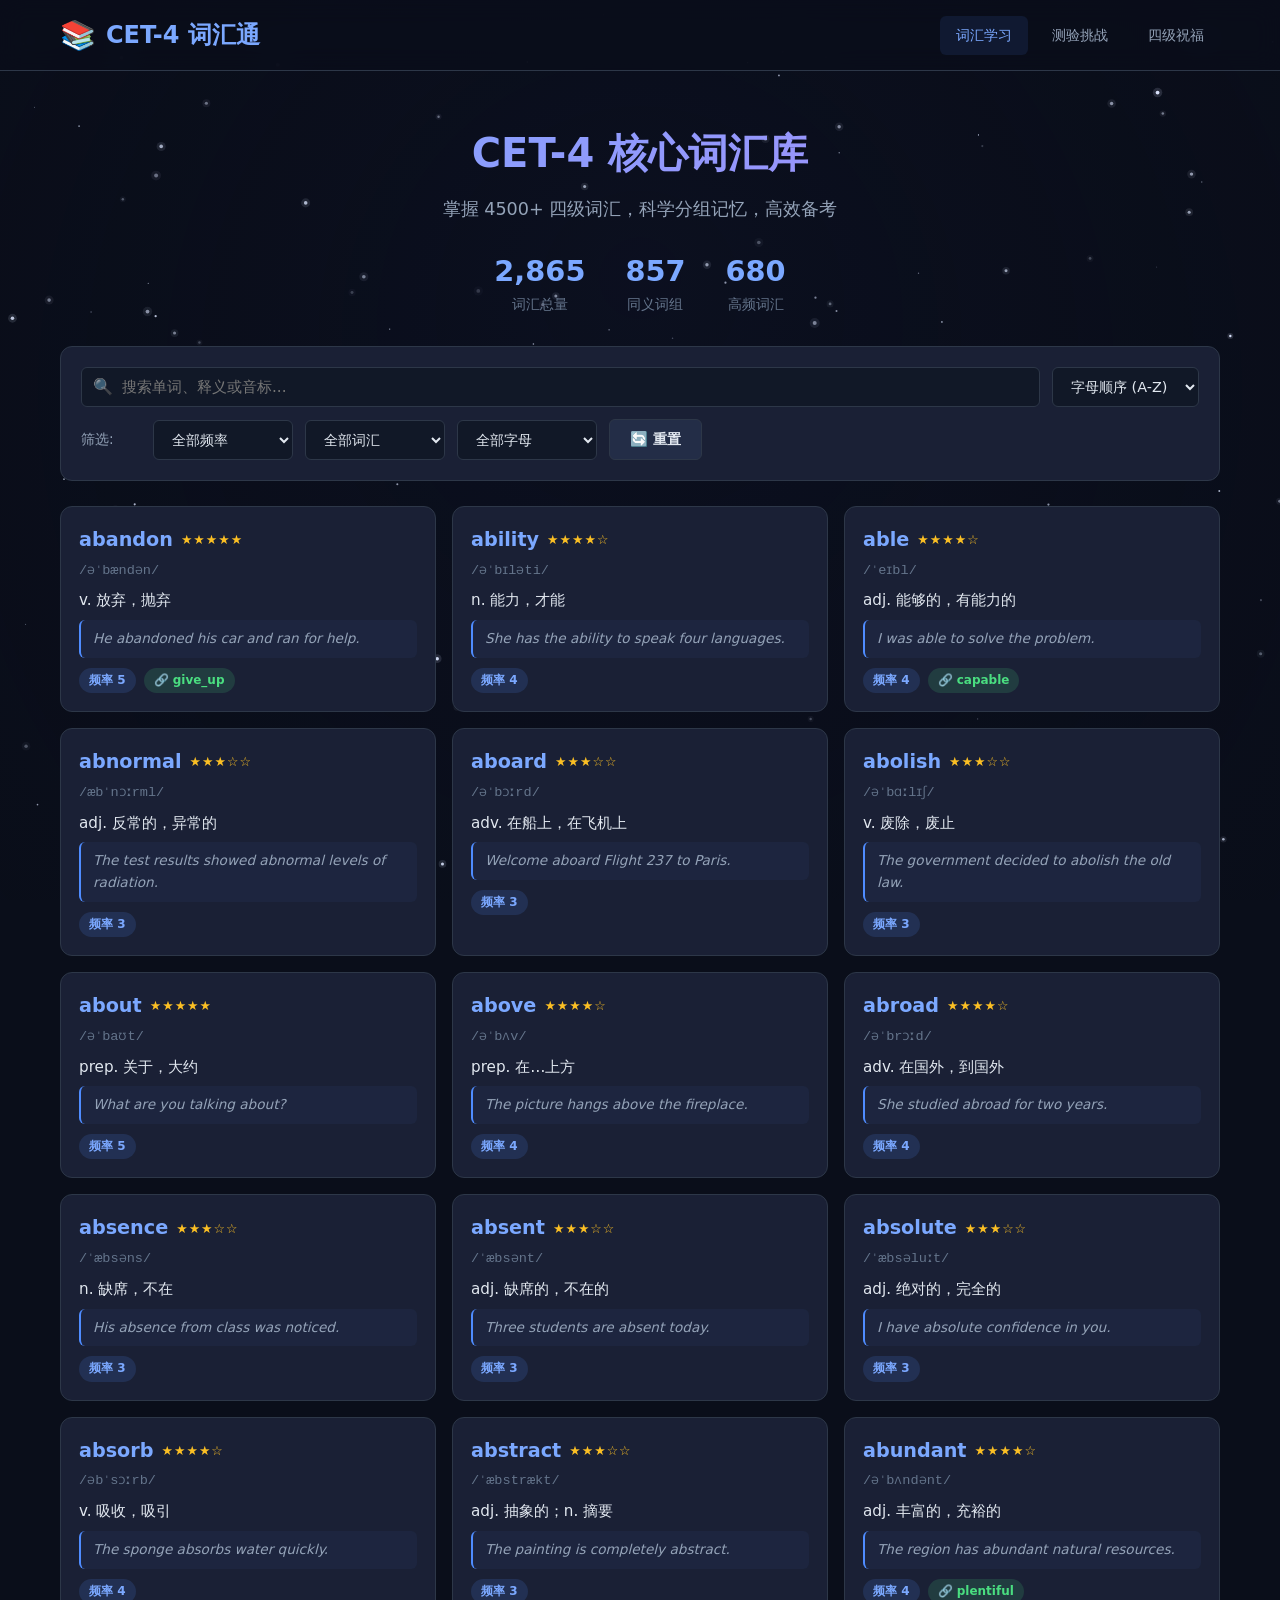
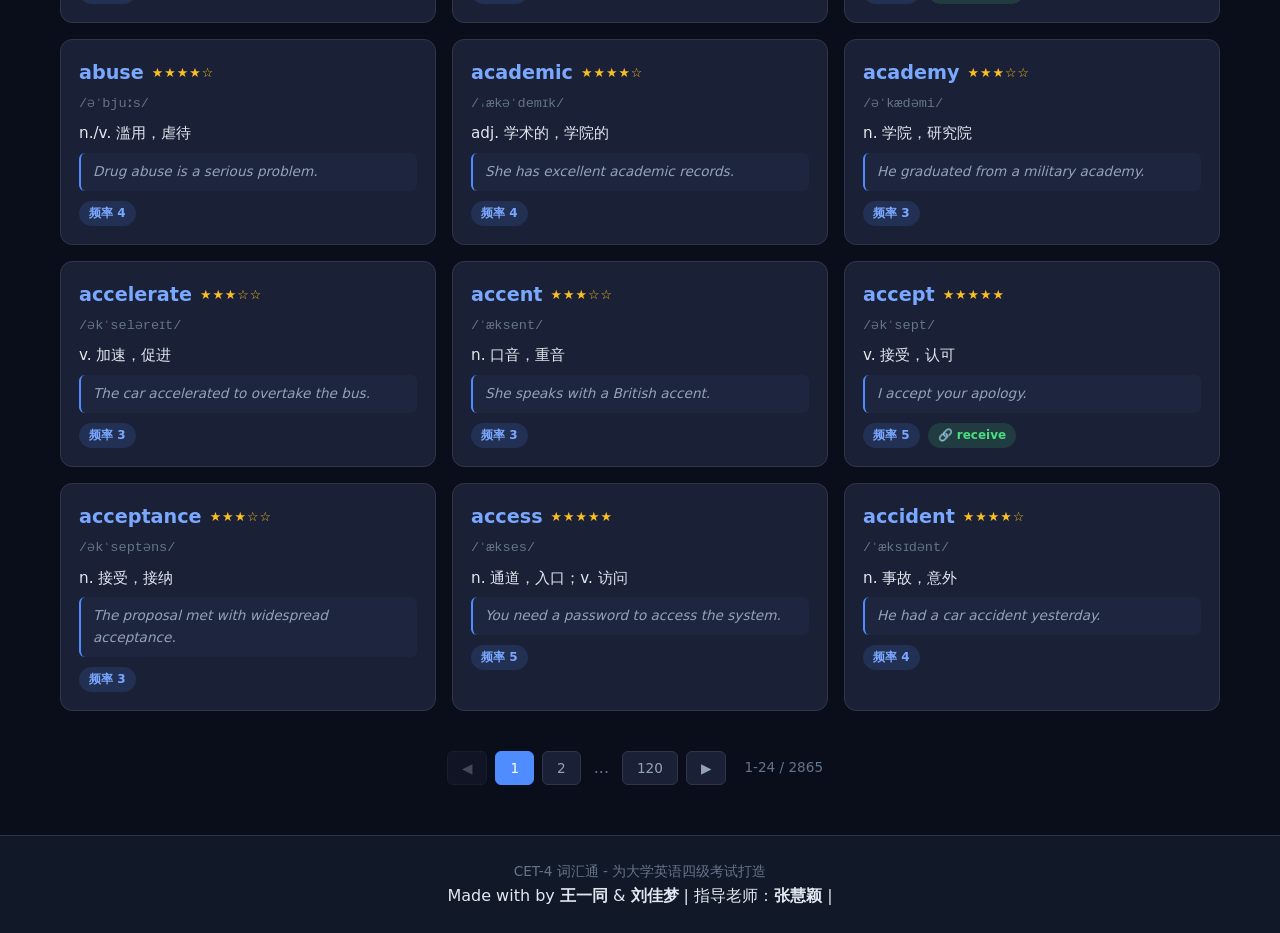
<file: index.html>
<!DOCTYPE html>
<html lang="zh-CN">
<head>
  <meta charset="UTF-8">
  <meta name="viewport" content="width=device-width, initial-scale=1.0">
  <meta name="description" content="CET-4 词汇学习网站 - 4500+ 四级核心词汇，含音标、释义、例句与同义词分组">
  <title>CET-4 词汇通 | 四级词汇学习</title>
  <link rel="stylesheet" href="style.css">
</head>
<body>
  <!-- Canvas Background -->
  <canvas id="canvas-bg"></canvas>

  <!-- Header -->
  <header class="site-header">
    <div class="container">
      <div class="header-content">
        <div class="logo">
          <span class="logo-icon">📚</span>
          <span>CET-4 词汇通</span>
        </div>
        <nav>
          <ul class="nav-links">
            <li><a href="index.html" class="active">词汇学习</a></li>
            <li><a href="quiz.html">测验挑战</a></li>
            <li><a href="blessing.html">四级祝福</a></li>
          </ul>
        </nav>
      </div>
    </div>
  </header>

  <!-- Main Content -->
  <main class="container">
    <!-- Hero Section -->
    <section class="hero">
      <h1>CET-4 核心词汇库</h1>
      <p>掌握 4500+ 四级词汇，科学分组记忆，高效备考</p>
      <div class="stats-bar">
        <div class="stat-item">
          <div class="stat-value" id="stat-total">0</div>
          <div class="stat-label">词汇总量</div>
        </div>
        <div class="stat-item">
          <div class="stat-value" id="stat-syn">0</div>
          <div class="stat-label">同义词组</div>
        </div>
        <div class="stat-item">
          <div class="stat-value" id="stat-freq5">0</div>
          <div class="stat-label">高频词汇</div>
        </div>
      </div>
    </section>

    <!-- Control Panel -->
    <section class="control-panel">
      <div class="control-row">
        <div class="search-box">
          <input type="text" id="search-input" placeholder="搜索单词、释义或音标...">
        </div>
        <select class="filter-select" id="sort-select">
          <option value="alpha-asc">字母顺序 (A-Z)</option>
          <option value="alpha-desc">字母顺序 (Z-A)</option>
          <option value="freq-desc">频率 (高→低)</option>
          <option value="freq-asc">频率 (低→高)</option>
        </select>
      </div>
      <div class="control-row">
        <span class="control-label">筛选:</span>
        <select class="filter-select" id="freq-filter">
          <option value="all">全部频率</option>
          <option value="5">频率 5 (极高)</option>
          <option value="4">频率 4 (高)</option>
          <option value="3">频率 3 (中)</option>
          <option value="2">频率 2 (低)</option>
        </select>
        <select class="filter-select" id="syn-filter">
          <option value="all">全部词汇</option>
          <option value="has-syn">有同义词组</option>
          <option value="no-syn">无同义词组</option>
        </select>
        <select class="filter-select" id="letter-filter">
          <option value="all">全部字母</option>
        </select>
        <button class="btn btn-secondary" id="reset-btn">🔄 重置</button>
      </div>
    </section>

    <!-- Vocab Grid -->
    <section id="vocab-container">
      <div class="spinner" id="loading-spinner"></div>
    </section>

    <!-- Pagination -->
    <section class="pagination" id="pagination"></section>
  </main>

  <!-- Scroll to Top -->
  <button class="scroll-top" id="scroll-top" title="回到顶部">⬆</button>

  <!-- Footer -->
  <footer class="site-footer">
    <div class="container">
      <p class="footer-text">CET-4 词汇通 - 为大学英语四级考试打造</p>
      <p class="credit-line">
            Made with by <strong>王一同</strong> & <strong>刘佳梦</strong> | 
            指导老师：<strong>张慧颖</strong> |
        </p>
    </div>
  </footer>

  <!-- Scripts -->
  <script src="data.js"></script>
  <script src="canvas-bg.js"></script>
  <script src="app.js"></script>
</body>
</html>
</file>
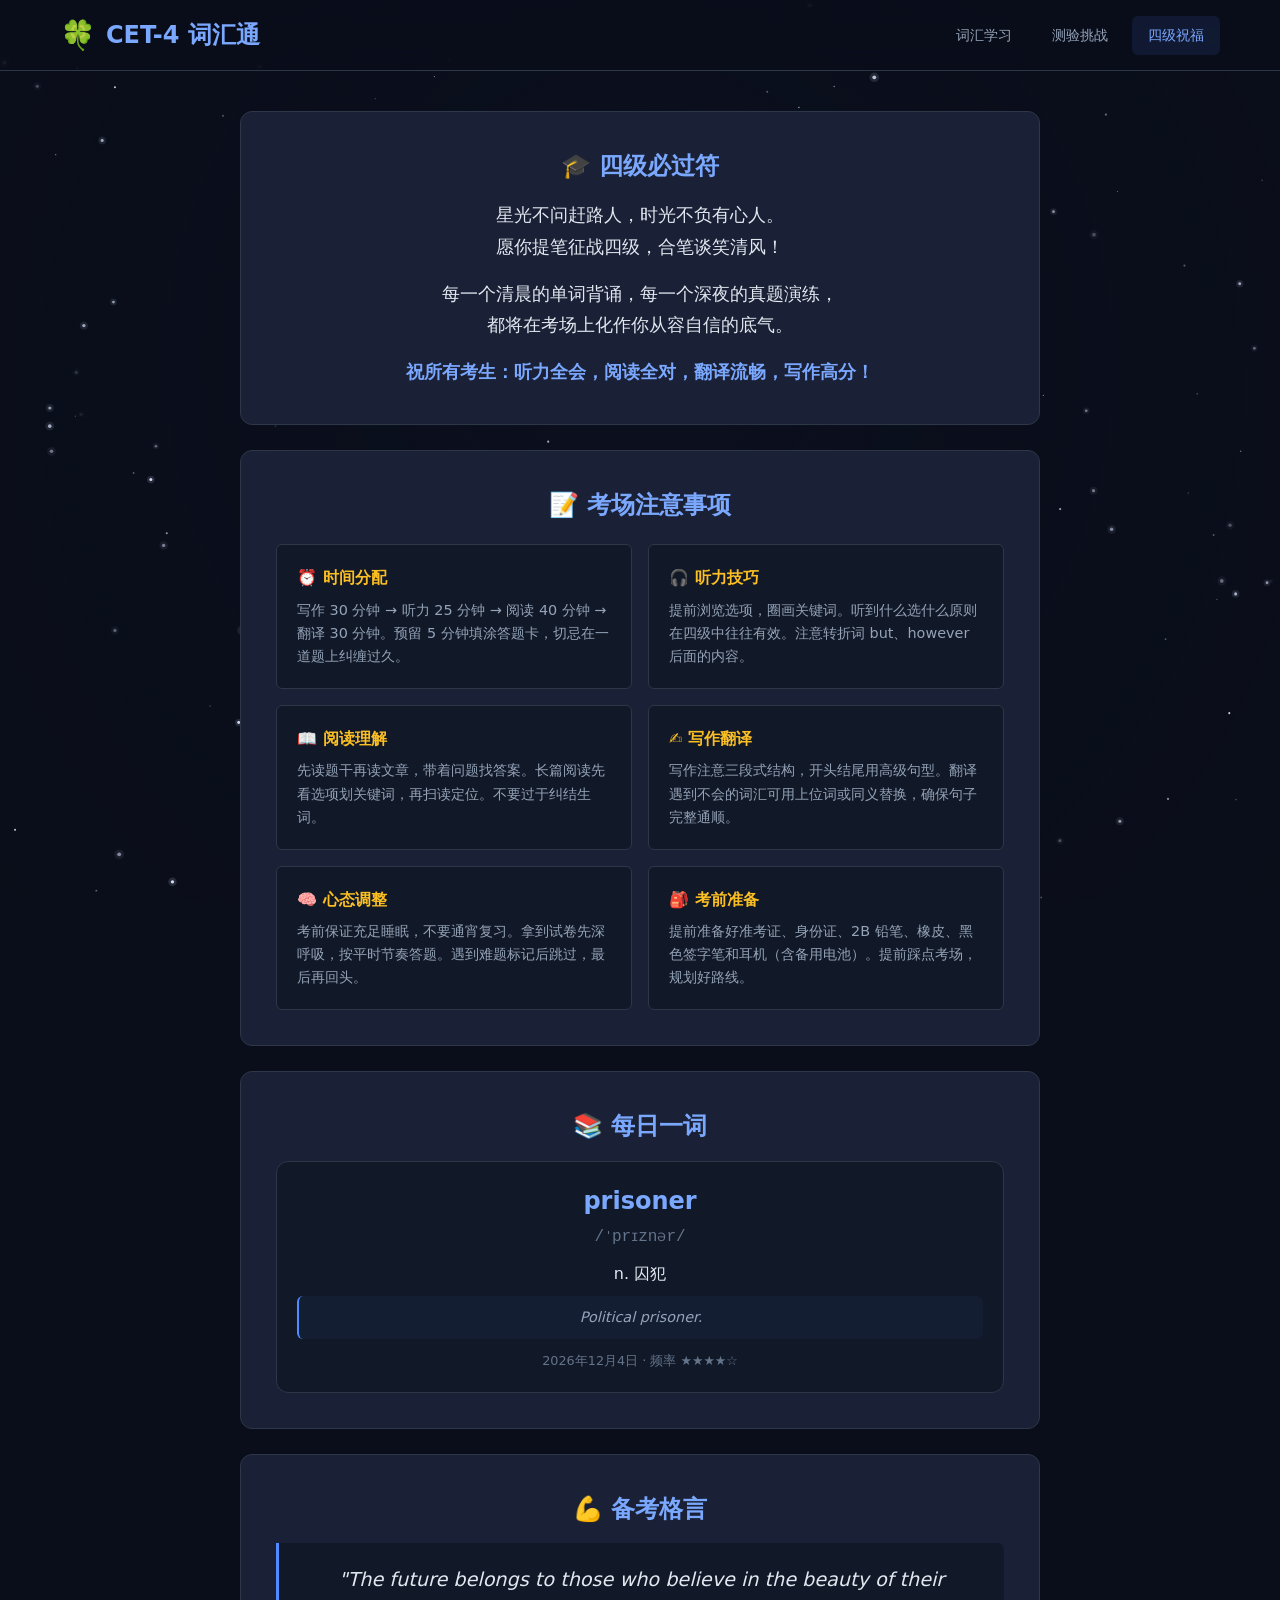
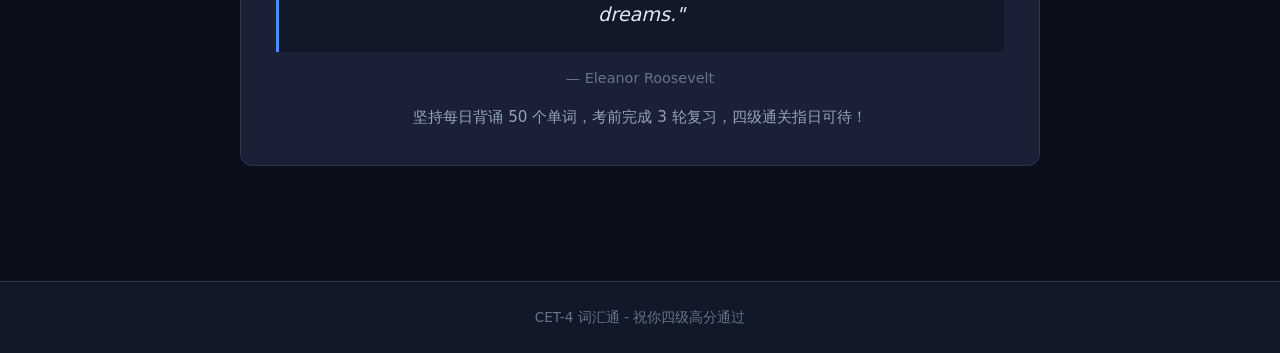
<file: blessing.html>
<!DOCTYPE html>
<html lang="zh-CN">
<head>
  <meta charset="UTF-8">
  <meta name="viewport" content="width=device-width, initial-scale=1.0">
  <meta name="description" content="CET-4 四级祝福与考场注意事项">
  <title>四级祝福 | CET-4 词汇通</title>
  <link rel="stylesheet" href="style.css">
</head>
<body>
  <canvas id="canvas-bg"></canvas>

  <header class="site-header">
    <div class="container">
      <div class="header-content">
        <div class="logo">
          <span class="logo-icon">🍀</span>
          <span>CET-4 词汇通</span>
        </div>
        <nav>
          <ul class="nav-links">
            <li><a href="index.html">词汇学习</a></li>
            <li><a href="quiz.html">测验挑战</a></li>
            <li><a href="blessing.html" class="active">四级祝福</a></li>
          </ul>
        </nav>
      </div>
    </div>
  </header>

  <main class="container blessing-container">
    <!-- Blessing Card -->
    <section class="blessing-card">
      <h2>🎓 四级必过符</h2>
      <p class="blessing-text">
        星光不问赶路人，时光不负有心人。<br>
        愿你提笔征战四级，合笔谈笑清风！
      </p>
      <p class="blessing-text">
        每一个清晨的单词背诵，每一个深夜的真题演练，<br>
        都将在考场上化作你从容自信的底气。
      </p>
      <p class="blessing-text" style="color:var(--accent-light);font-weight:600;">
        祝所有考生：听力全会，阅读全对，翻译流畅，写作高分！
      </p>
    </section>

    <!-- Exam Tips -->
    <section class="blessing-card" style="text-align:left;">
      <h2>📝 考场注意事项</h2>
      <div class="tips-grid">
        <div class="tip-card">
          <h4>⏰ 时间分配</h4>
          <p>写作 30 分钟 → 听力 25 分钟 → 阅读 40 分钟 → 翻译 30 分钟。预留 5 分钟填涂答题卡，切忌在一道题上纠缠过久。</p>
        </div>
        <div class="tip-card">
          <h4>🎧 听力技巧</h4>
          <p>提前浏览选项，圈画关键词。听到什么选什么原则在四级中往往有效。注意转折词 but、however 后面的内容。</p>
        </div>
        <div class="tip-card">
          <h4>📖 阅读理解</h4>
          <p>先读题干再读文章，带着问题找答案。长篇阅读先看选项划关键词，再扫读定位。不要过于纠结生词。</p>
        </div>
        <div class="tip-card">
          <h4>✍️ 写作翻译</h4>
          <p>写作注意三段式结构，开头结尾用高级句型。翻译遇到不会的词汇可用上位词或同义替换，确保句子完整通顺。</p>
        </div>
        <div class="tip-card">
          <h4>🧠 心态调整</h4>
          <p>考前保证充足睡眠，不要通宵复习。拿到试卷先深呼吸，按平时节奏答题。遇到难题标记后跳过，最后再回头。</p>
        </div>
        <div class="tip-card">
          <h4>🎒 考前准备</h4>
          <p>提前准备好准考证、身份证、2B 铅笔、橡皮、黑色签字笔和耳机（含备用电池）。提前踩点考场，规划好路线。</p>
        </div>
      </div>
    </section>

    <!-- Daily Word -->
    <section class="blessing-card">
      <h2>📚 每日一词</h2>
      <div id="daily-word" style="margin-top:15px;">
        <div class="spinner"></div>
      </div>
    </section>

    <!-- Motivation -->
    <section class="blessing-card">
      <h2>💪 备考格言</h2>
      <blockquote style="font-size:1.2rem;color:var(--text-primary);font-style:italic;line-height:1.8;margin:15px 0;padding:20px;border-left:3px solid var(--accent);background:var(--bg-secondary);border-radius:0 var(--radius-sm) var(--radius-sm) 0;">
        "The future belongs to those who believe in the beauty of their dreams."
      </blockquote>
      <p style="color:var(--text-muted);font-size:0.9rem;">— Eleanor Roosevelt</p>
      <p style="color:var(--text-secondary);margin-top:15px;font-size:0.95rem;">
        坚持每日背诵 50 个单词，考前完成 3 轮复习，四级通关指日可待！
      </p>
    </section>
  </main>

  <button class="scroll-top" id="scroll-top" title="回到顶部">⬆</button>

  <footer class="site-footer">
    <div class="container">
      <p class="footer-text">CET-4 词汇通 - 祝你四级高分通过</p>
    </div>
  </footer>

  <script src="data.js"></script>
  <script src="canvas-bg.js"></script>
  <script>
    // Daily Word Feature
    (function() {
      const container = document.getElementById('daily-word');
      if (typeof VOCAB_DATA === 'undefined' || !container) return;

      // Use date as seed for consistent daily word
      const today = new Date();
      const seed = today.getFullYear() * 10000 + (today.getMonth() + 1) * 100 + today.getDate();
      const index = seed % VOCAB_DATA.length;
      const word = VOCAB_DATA[index];

      container.innerHTML = `
        <div style="background:var(--bg-secondary);border:1px solid var(--border);border-radius:var(--radius);padding:20px;text-align:center;">
          <div style="font-size:1.5rem;font-weight:700;color:var(--accent-light);margin-bottom:5px;">${word.word}</div>
          <div style="font-family:var(--font-mono);color:var(--text-muted);margin-bottom:10px;">${word.phonetic}</div>
          <div style="color:var(--text-primary);margin-bottom:10px;">${word.meaning}</div>
          <div style="font-style:italic;color:var(--text-secondary);font-size:0.9rem;padding:10px;background:rgba(79,140,255,0.05);border-radius:var(--radius-sm);border-left:2px solid var(--accent);">${word.example}</div>
          <div style="margin-top:12px;color:var(--text-muted);font-size:0.8rem;">
            ${today.getFullYear()}年${today.getMonth()+1}月${today.getDate()}日 · 频率 ${'★'.repeat(word.frequency)}${'☆'.repeat(5-word.frequency)}
          </div>
        </div>
      `;

      // Scroll to top
      const scrollBtn = document.getElementById('scroll-top');
      window.addEventListener('scroll', () => {
        scrollBtn.classList.toggle('visible', window.scrollY > 400);
      });
      scrollBtn.addEventListener('click', () => {
        window.scrollTo({ top: 0, behavior: 'smooth' });
      });
    })();
  </script>
</body>
</html>
</file>
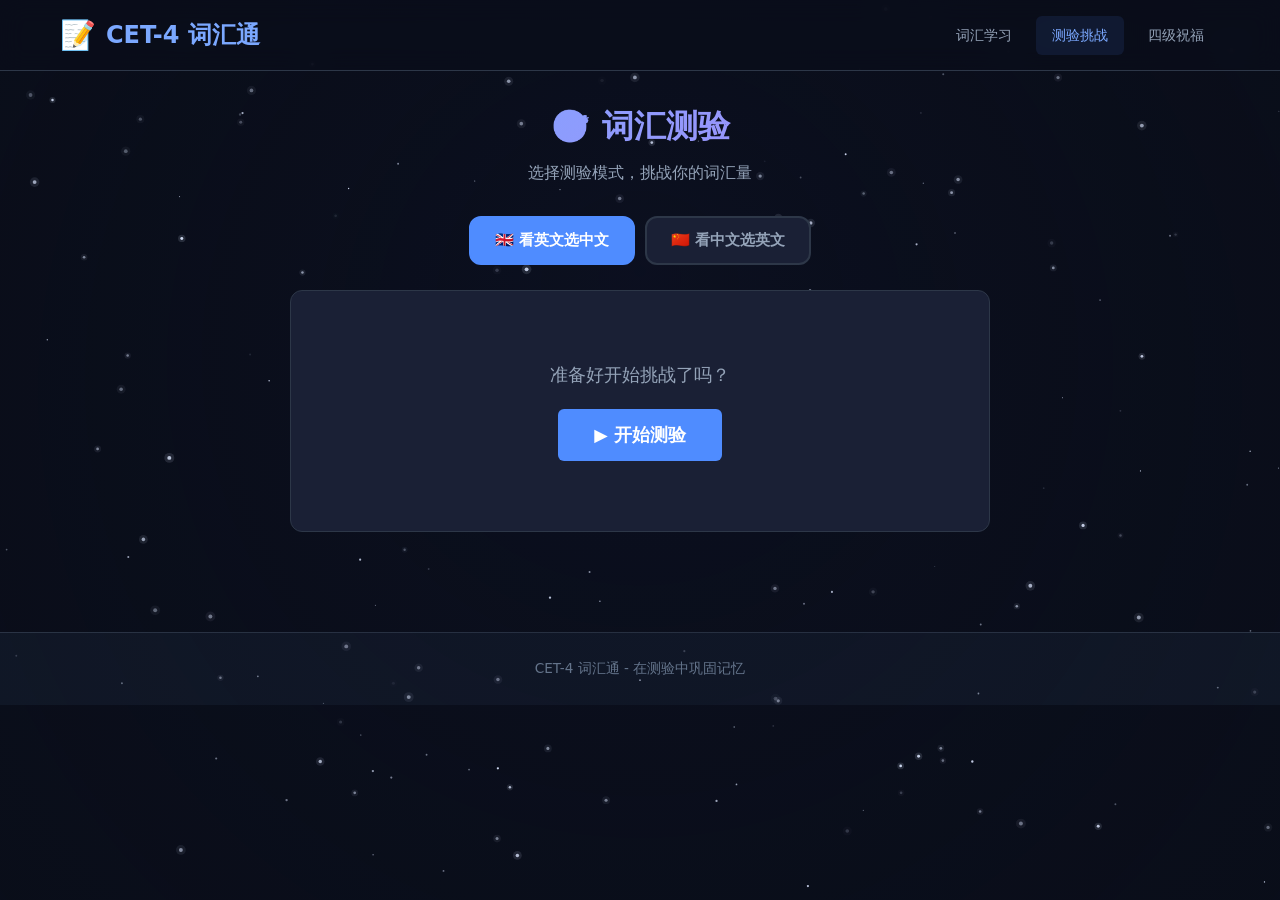
<file: quiz.html>
<!DOCTYPE html>
<html lang="zh-CN">
<head>
  <meta charset="UTF-8">
  <meta name="viewport" content="width=device-width, initial-scale=1.0">
  <meta name="description" content="CET-4 词汇测验 - 看中文选英文 / 看英文选中文双模式">
  <title>测验挑战 | CET-4 词汇通</title>
  <link rel="stylesheet" href="style.css">
</head>
<body>
  <canvas id="canvas-bg"></canvas>

  <header class="site-header">
    <div class="container">
      <div class="header-content">
        <div class="logo">
          <span class="logo-icon">📝</span>
          <span>CET-4 词汇通</span>
        </div>
        <nav>
          <ul class="nav-links">
            <li><a href="index.html">词汇学习</a></li>
            <li><a href="quiz.html" class="active">测验挑战</a></li>
            <li><a href="blessing.html">四级祝福</a></li>
          </ul>
        </nav>
      </div>
    </div>
  </header>

  <main class="container quiz-container">
    <div class="quiz-header">
      <h1 style="font-size:2rem;background:linear-gradient(135deg,var(--accent-light),#a78bfa);-webkit-background-clip:text;-webkit-text-fill-color:transparent;background-clip:text;">
        🎯 词汇测验
      </h1>
      <p style="color:var(--text-secondary);margin-top:8px;">选择测验模式，挑战你的词汇量</p>
    </div>

    <!-- Mode Selector -->
    <div class="quiz-mode-selector" id="mode-selector">
      <button class="mode-btn active" data-mode="en2zh">
        <span>🇬🇧</span> 看英文选中文
      </button>
      <button class="mode-btn" data-mode="zh2en">
        <span>🇨🇳</span> 看中文选英文
      </button>
    </div>

    <!-- Quiz Area -->
    <div id="quiz-area">
      <div class="quiz-progress" id="quiz-progress" style="display:none;">
        <span class="progress-text" id="progress-text">1 / 20</span>
        <div class="progress-bar">
          <div class="progress-fill" id="progress-fill" style="width:5%"></div>
        </div>
        <span class="progress-text" id="score-text">✅ 0 | ❌ 0</span>
      </div>

      <div class="quiz-card" id="quiz-card">
        <div style="text-align:center;padding:40px 20px;">
          <p style="font-size:1.1rem;color:var(--text-secondary);margin-bottom:20px;">准备好开始挑战了吗？</p>
          <button class="btn btn-primary" id="start-btn" style="font-size:1.1rem;padding:14px 36px;">
            ▶ 开始测验
          </button>
        </div>
      </div>
    </div>
  </main>

  <button class="scroll-top" id="scroll-top" title="回到顶部">⬆</button>

  <footer class="site-footer">
    <div class="container">
      <p class="footer-text">CET-4 词汇通 - 在测验中巩固记忆</p>
    </div>
  </footer>

  <script src="data.js"></script>
  <script src="canvas-bg.js"></script>
  <script src="quiz.js"></script>
</body>
</html>
</file>
<file: style.css>
/**
 * CET-4 Vocab Master - Global Styles
 * Dark theme with responsive layout
 */

/* ========== CSS Variables ========== */
:root {
  --bg-primary: #0a0e1a;
  --bg-secondary: #111827;
  --bg-card: #1a2035;
  --bg-hover: #232d47;
  --accent: #4f8cff;
  --accent-light: #7ba8ff;
  --accent-dark: #3a6fd4;
  --success: #4ade80;
  --warning: #fbbf24;
  --danger: #f87171;
  --text-primary: #e2e8f0;
  --text-secondary: #94a3b8;
  --text-muted: #64748b;
  --border: #2d3748;
  --shadow: rgba(0, 0, 0, 0.3);
  --radius: 12px;
  --radius-sm: 6px;
  --transition: all 0.25s ease;
  --font-sans: 'Segoe UI', system-ui, -apple-system, sans-serif;
  --font-mono: 'Fira Code', 'Consolas', monospace;
}

/* ========== Reset & Base ========== */
*, *::before, *::after {
  margin: 0;
  padding: 0;
  box-sizing: border-box;
}

html {
  scroll-behavior: smooth;
}

body {
  font-family: var(--font-sans);
  background: var(--bg-primary);
  color: var(--text-primary);
  line-height: 1.6;
  min-height: 100vh;
  overflow-x: hidden;
}

a {
  color: var(--accent);
  text-decoration: none;
  transition: var(--transition);
}

a:hover {
  color: var(--accent-light);
}

button {
  cursor: pointer;
  font-family: inherit;
  border: none;
  outline: none;
  transition: var(--transition);
}

input, select {
  font-family: inherit;
  outline: none;
}

/* ========== Canvas Background ========== */
#canvas-bg {
  position: fixed;
  top: 0;
  left: 0;
  width: 100%;
  height: 100%;
  z-index: 0;
  pointer-events: none;
}

/* ========== Layout ========== */
.container {
  position: relative;
  z-index: 1;
  max-width: 1200px;
  margin: 0 auto;
  padding: 0 20px;
}

/* ========== Header ========== */
.site-header {
  background: rgba(10, 14, 26, 0.85);
  backdrop-filter: blur(12px);
  border-bottom: 1px solid var(--border);
  position: sticky;
  top: 0;
  z-index: 100;
}

.header-content {
  display: flex;
  align-items: center;
  justify-content: space-between;
  padding: 12px 0;
  flex-wrap: wrap;
  gap: 10px;
}

.logo {
  display: flex;
  align-items: center;
  gap: 10px;
  font-size: 1.5rem;
  font-weight: 700;
  color: var(--accent-light);
}

.logo-icon {
  font-size: 1.8rem;
}

.nav-links {
  display: flex;
  gap: 8px;
  list-style: none;
  flex-wrap: wrap;
}

.nav-links a {
  display: block;
  padding: 8px 16px;
  border-radius: var(--radius-sm);
  font-size: 0.9rem;
  font-weight: 500;
  color: var(--text-secondary);
  background: transparent;
  transition: var(--transition);
}

.nav-links a:hover,
.nav-links a.active {
  color: var(--accent-light);
  background: rgba(79, 140, 255, 0.1);
}

/* ========== Hero Section ========== */
.hero {
  text-align: center;
  padding: 50px 0 30px;
}

.hero h1 {
  font-size: 2.5rem;
  font-weight: 800;
  background: linear-gradient(135deg, var(--accent-light), #a78bfa);
  -webkit-background-clip: text;
  -webkit-text-fill-color: transparent;
  background-clip: text;
  margin-bottom: 10px;
}

.hero p {
  color: var(--text-secondary);
  font-size: 1.1rem;
  max-width: 600px;
  margin: 0 auto;
}

.stats-bar {
  display: flex;
  justify-content: center;
  gap: 40px;
  margin-top: 25px;
  flex-wrap: wrap;
}

.stat-item {
  text-align: center;
}

.stat-value {
  font-size: 1.8rem;
  font-weight: 700;
  color: var(--accent-light);
}

.stat-label {
  font-size: 0.85rem;
  color: var(--text-muted);
}

/* ========== Control Panel ========== */
.control-panel {
  background: var(--bg-card);
  border: 1px solid var(--border);
  border-radius: var(--radius);
  padding: 20px;
  margin-bottom: 25px;
}

.control-row {
  display: flex;
  gap: 12px;
  flex-wrap: wrap;
  align-items: center;
  margin-bottom: 12px;
}

.control-row:last-child {
  margin-bottom: 0;
}

.control-label {
  font-size: 0.85rem;
  color: var(--text-secondary);
  font-weight: 500;
  min-width: 60px;
}

.search-box {
  flex: 1;
  min-width: 200px;
  position: relative;
}

.search-box input {
  width: 100%;
  padding: 10px 14px 10px 40px;
  border-radius: var(--radius-sm);
  border: 1px solid var(--border);
  background: var(--bg-secondary);
  color: var(--text-primary);
  font-size: 0.95rem;
  transition: var(--transition);
}

.search-box input:focus {
  border-color: var(--accent);
  box-shadow: 0 0 0 3px rgba(79, 140, 255, 0.15);
}

.search-box::before {
  content: "🔍";
  position: absolute;
  left: 12px;
  top: 50%;
  transform: translateY(-50%);
  opacity: 0.6;
}

.filter-select {
  padding: 10px 14px;
  border-radius: var(--radius-sm);
  border: 1px solid var(--border);
  background: var(--bg-secondary);
  color: var(--text-primary);
  font-size: 0.9rem;
  cursor: pointer;
  min-width: 140px;
}

.filter-select:focus {
  border-color: var(--accent);
}

.btn {
  padding: 10px 20px;
  border-radius: var(--radius-sm);
  font-size: 0.9rem;
  font-weight: 600;
  display: inline-flex;
  align-items: center;
  gap: 6px;
  transition: var(--transition);
}

.btn-primary {
  background: var(--accent);
  color: white;
}

.btn-primary:hover {
  background: var(--accent-dark);
  transform: translateY(-1px);
  box-shadow: 0 4px 12px rgba(79, 140, 255, 0.3);
}

.btn-secondary {
  background: var(--bg-hover);
  color: var(--text-primary);
  border: 1px solid var(--border);
}

.btn-secondary:hover {
  background: var(--border);
}

.btn-success {
  background: var(--success);
  color: #064e3b;
}

.btn-danger {
  background: var(--danger);
  color: #7f1d1d;
}

/* ========== Vocab Grid ========== */
.vocab-grid {
  display: grid;
  grid-template-columns: repeat(auto-fill, minmax(320px, 1fr));
  gap: 16px;
  margin-bottom: 40px;
}

.vocab-card {
  background: var(--bg-card);
  border: 1px solid var(--border);
  border-radius: var(--radius);
  padding: 18px;
  transition: var(--transition);
  position: relative;
  overflow: hidden;
}

.vocab-card::before {
  content: "";
  position: absolute;
  top: 0;
  left: 0;
  width: 3px;
  height: 100%;
  background: linear-gradient(to bottom, var(--accent), transparent);
  opacity: 0;
  transition: var(--transition);
}

.vocab-card:hover {
  border-color: rgba(79, 140, 255, 0.3);
  transform: translateY(-2px);
  box-shadow: 0 8px 24px var(--shadow);
}

.vocab-card:hover::before {
  opacity: 1;
}

.vocab-word {
  font-size: 1.2rem;
  font-weight: 700;
  color: var(--accent-light);
  margin-bottom: 4px;
  display: flex;
  align-items: center;
  gap: 8px;
}

.vocab-phonetic {
  font-family: var(--font-mono);
  font-size: 0.85rem;
  color: var(--text-muted);
  margin-bottom: 8px;
}

.vocab-meaning {
  font-size: 0.95rem;
  color: var(--text-primary);
  margin-bottom: 8px;
  line-height: 1.5;
}

.vocab-example {
  font-size: 0.85rem;
  color: var(--text-secondary);
  font-style: italic;
  padding: 8px 12px;
  background: rgba(79, 140, 255, 0.05);
  border-radius: var(--radius-sm);
  border-left: 2px solid var(--accent);
}

.vocab-meta {
  display: flex;
  gap: 8px;
  margin-top: 10px;
  flex-wrap: wrap;
}

.badge {
  display: inline-flex;
  align-items: center;
  padding: 3px 10px;
  border-radius: 20px;
  font-size: 0.75rem;
  font-weight: 600;
}

.badge-freq {
  background: rgba(79, 140, 255, 0.15);
  color: var(--accent-light);
}

.badge-syn {
  background: rgba(74, 222, 128, 0.15);
  color: var(--success);
  cursor: pointer;
}

.badge-syn:hover {
  background: rgba(74, 222, 128, 0.25);
}

/* ========== Pagination ========== */
.pagination {
  display: flex;
  justify-content: center;
  align-items: center;
  gap: 8px;
  margin: 30px 0 50px;
  flex-wrap: wrap;
}

.page-btn {
  padding: 8px 14px;
  border-radius: var(--radius-sm);
  background: var(--bg-card);
  color: var(--text-secondary);
  border: 1px solid var(--border);
  font-size: 0.85rem;
  min-width: 38px;
  text-align: center;
}

.page-btn:hover {
  background: var(--bg-hover);
  color: var(--text-primary);
}

.page-btn.active {
  background: var(--accent);
  color: white;
  border-color: var(--accent);
}

.page-btn:disabled {
  opacity: 0.4;
  cursor: not-allowed;
}

.page-info {
  color: var(--text-muted);
  font-size: 0.85rem;
  padding: 0 10px;
}

/* ========== Quiz Page ========== */
.quiz-container {
  max-width: 700px;
  margin: 0 auto;
  padding: 30px 0;
}

.quiz-header {
  text-align: center;
  margin-bottom: 30px;
}

.quiz-mode-selector {
  display: flex;
  justify-content: center;
  gap: 10px;
  margin-bottom: 25px;
  flex-wrap: wrap;
}

.mode-btn {
  padding: 12px 24px;
  border-radius: var(--radius);
  background: var(--bg-card);
  color: var(--text-secondary);
  border: 2px solid var(--border);
  font-size: 0.95rem;
  font-weight: 600;
}

.mode-btn:hover {
  border-color: var(--accent);
  color: var(--accent-light);
}

.mode-btn.active {
  background: var(--accent);
  color: white;
  border-color: var(--accent);
}

.quiz-card {
  background: var(--bg-card);
  border: 1px solid var(--border);
  border-radius: var(--radius);
  padding: 30px;
  margin-bottom: 20px;
}

.quiz-question {
  font-size: 1.4rem;
  font-weight: 700;
  text-align: center;
  margin-bottom: 25px;
  color: var(--text-primary);
}

.quiz-question .phonetic {
  font-family: var(--font-mono);
  font-size: 1rem;
  color: var(--text-muted);
  font-weight: 400;
  display: block;
  margin-top: 8px;
}

.quiz-options {
  display: grid;
  gap: 12px;
}

.quiz-option {
  padding: 14px 20px;
  border-radius: var(--radius-sm);
  background: var(--bg-secondary);
  border: 2px solid var(--border);
  color: var(--text-primary);
  font-size: 1rem;
  text-align: left;
  cursor: pointer;
  transition: var(--transition);
}

.quiz-option:hover {
  border-color: var(--accent);
  background: rgba(79, 140, 255, 0.08);
}

.quiz-option.correct {
  border-color: var(--success);
  background: rgba(74, 222, 128, 0.15);
}

.quiz-option.wrong {
  border-color: var(--danger);
  background: rgba(248, 113, 113, 0.15);
}

.quiz-option.disabled {
  pointer-events: none;
  opacity: 0.7;
}

.quiz-progress {
  display: flex;
  justify-content: space-between;
  align-items: center;
  margin-bottom: 20px;
  padding: 0 5px;
}

.progress-text {
  font-size: 0.85rem;
  color: var(--text-muted);
}

.progress-bar {
  flex: 1;
  height: 6px;
  background: var(--bg-secondary);
  border-radius: 3px;
  margin: 0 15px;
  overflow: hidden;
}

.progress-fill {
  height: 100%;
  background: linear-gradient(90deg, var(--accent), var(--accent-light));
  border-radius: 3px;
  transition: width 0.3s ease;
}

.score-display {
  text-align: center;
  padding: 30px;
}

.score-ring {
  width: 150px;
  height: 150px;
  margin: 0 auto 20px;
  position: relative;
}

.score-ring svg {
  transform: rotate(-90deg);
}

.score-value {
  position: absolute;
  top: 50%;
  left: 50%;
  transform: translate(-50%, -50%);
  font-size: 2.5rem;
  font-weight: 800;
  color: var(--accent-light);
}

.score-message {
  font-size: 1.2rem;
  color: var(--text-secondary);
  margin-bottom: 20px;
}

/* ========== Blessing Page ========== */
.blessing-container {
  max-width: 800px;
  margin: 0 auto;
  padding: 40px 0;
}

.blessing-card {
  background: var(--bg-card);
  border: 1px solid var(--border);
  border-radius: var(--radius);
  padding: 35px;
  margin-bottom: 25px;
  text-align: center;
}

.blessing-card h2 {
  font-size: 1.5rem;
  color: var(--accent-light);
  margin-bottom: 15px;
  display: flex;
  align-items: center;
  justify-content: center;
  gap: 10px;
}

.blessing-text {
  font-size: 1.1rem;
  line-height: 1.8;
  color: var(--text-primary);
  margin-bottom: 15px;
}

.blessing-text:last-child {
  margin-bottom: 0;
}

.tips-grid {
  display: grid;
  grid-template-columns: repeat(auto-fit, minmax(250px, 1fr));
  gap: 16px;
  margin-top: 20px;
}

.tip-card {
  background: var(--bg-secondary);
  border: 1px solid var(--border);
  border-radius: var(--radius-sm);
  padding: 20px;
  text-align: left;
}

.tip-card h4 {
  color: var(--warning);
  margin-bottom: 8px;
  font-size: 1rem;
}

.tip-card p {
  color: var(--text-secondary);
  font-size: 0.9rem;
  line-height: 1.6;
}

/* ========== Footer ========== */
.site-footer {
  background: var(--bg-secondary);
  border-top: 1px solid var(--border);
  padding: 25px 0;
  text-align: center;
  margin-top: 50px;
}

.footer-text {
  color: var(--text-muted);
  font-size: 0.85rem;
}

.footer-credit {
  color: var(--text-secondary);
  font-size: 0.8rem;
  margin-top: 8px;
}

/* ========== Scroll to Top ========== */
.scroll-top {
  position: fixed;
  bottom: 30px;
  right: 30px;
  width: 44px;
  height: 44px;
  border-radius: 50%;
  background: var(--accent);
  color: white;
  display: flex;
  align-items: center;
  justify-content: center;
  font-size: 1.2rem;
  z-index: 99;
  opacity: 0;
  visibility: hidden;
  transition: var(--transition);
  box-shadow: 0 4px 12px rgba(79, 140, 255, 0.3);
}

.scroll-top.visible {
  opacity: 1;
  visibility: visible;
}

.scroll-top:hover {
  transform: translateY(-3px);
  box-shadow: 0 6px 20px rgba(79, 140, 255, 0.4);
}

/* ========== Loading Spinner ========== */
.spinner {
  width: 40px;
  height: 40px;
  border: 3px solid var(--border);
  border-top-color: var(--accent);
  border-radius: 50%;
  animation: spin 0.8s linear infinite;
  margin: 30px auto;
}

@keyframes spin {
  to { transform: rotate(360deg); }
}

/* ========== Animations ========== */
@keyframes fadeIn {
  from { opacity: 0; transform: translateY(10px); }
  to { opacity: 1; transform: translateY(0); }
}

.fade-in {
  animation: fadeIn 0.4s ease forwards;
}

/* ========== Responsive ========== */
@media (max-width: 768px) {
  .hero h1 {
    font-size: 1.8rem;
  }
  
  .header-content {
    flex-direction: column;
    align-items: flex-start;
  }
  
  .nav-links {
    width: 100%;
    justify-content: flex-start;
    overflow-x: auto;
    flex-wrap: nowrap;
    padding-bottom: 5px;
  }
  
  .control-row {
    flex-direction: column;
    align-items: stretch;
  }
  
  .search-box {
    min-width: 100%;
  }
  
  .vocab-grid {
    grid-template-columns: 1fr;
  }
  
  .quiz-card {
    padding: 20px;
  }
  
  .quiz-question {
    font-size: 1.15rem;
  }
  
  .stats-bar {
    gap: 20px;
  }
  
  .stat-value {
    font-size: 1.4rem;
  }
}

@media (max-width: 480px) {
  .container {
    padding: 0 12px;
  }
  
  .hero {
    padding: 30px 0 20px;
  }
  
  .control-panel {
    padding: 15px;
  }
  
  .quiz-container {
    padding: 15px 0;
  }
  
  .blessing-card {
    padding: 20px;
  }
}

/* ========== Print ========== */
@media print {
  #canvas-bg,
  .site-header,
  .control-panel,
  .pagination,
  .scroll-top,
  .site-footer {
    display: none !important;
  }
  
  .vocab-card {
    break-inside: avoid;
    border: 1px solid #ccc;
  }
}
</file>
